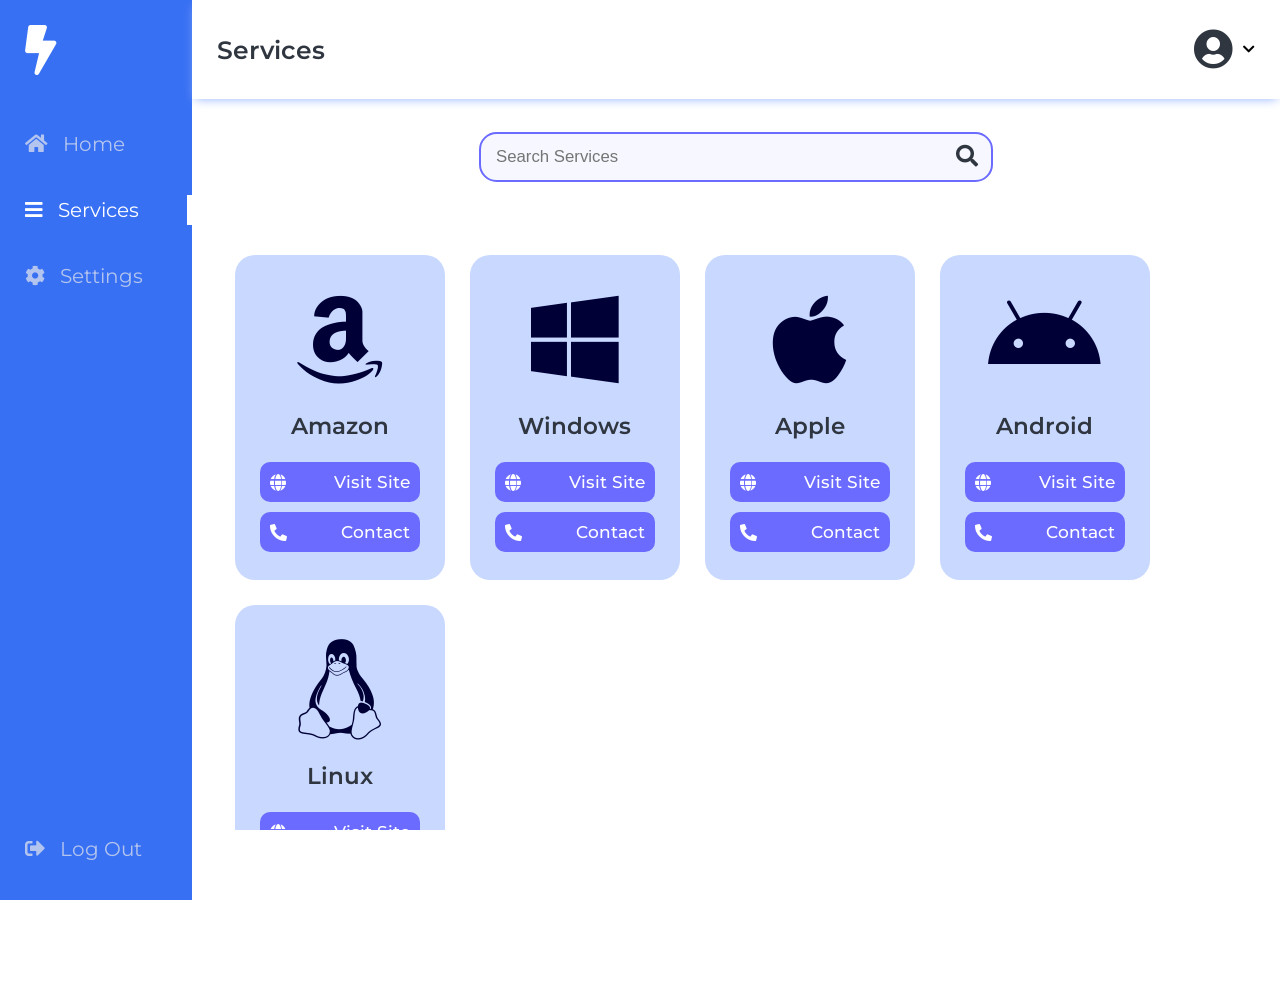
<file: services.html>
<!DOCTYPE html>
<html>

<head>
    <meta charset="utf-8">
    <meta http-equiv="X-UA-Compatible" content="IE=edge">
    <title>Services</title>
    <meta name="description" content="">
    <meta name="viewport" content="width=device-width, initial-scale=1">
    <link rel="stylesheet" href="style.css">
    <link rel="stylesheet" href="navbar.css">
    <link rel="stylesheet" href="services.css">
    <link rel="icon" href="bolt.svg">
    <link rel="stylesheet" href="https://use.fontawesome.com/releases/v5.15.1/css/all.css"
        integrity="sha384-vp86vTRFVJgpjF9jiIGPEEqYqlDwgyBgEF109VFjmqGmIY/Y4HV4d3Gp2irVfcrp" crossorigin="anonymous">
    <link href="https://fonts.googleapis.com/css2?family=Montserrat&display=swap" rel="stylesheet">
</head>

<body>
    <div id="popup" style="display: none;">
        <div class="arrow-up"></div>
        <span style="display: flex; justify-content: space-between; align-items: center;">
            <span id="enterName"></span>
            <i style="font-size: 30px;" class="fas fa-user-circle"></i>
        </span>
        <div class="info">
            <a href="settings.html"><i class="fas fa-cog"></i>&nbsp;&nbsp;Settings</a>
            <br>
            <button id="signOut"><i class="fas fa-sign-out-alt"></i>&nbsp;&nbsp;Log Out</button>
        </div>
    </div>
    <div id="popup2" style="display: none;">   
        <div class="popupTitle">Contact Amazon</div>
        <div class="popupBuffer"></div>
        <div class="popupInfos">
            <div class="popupInfo" id = "popupMail">Email: <a href = "mailto:john@yahoo.com">john@yahoo.com</a></div>
            <div class="popupInfo" id = "popupNumber">Phone Number: <a href = "tel:0123456789">0123456789</a></div>
        </div>
    </div>
    <div class="left">
        <div class="leftTop"><i class="fas fa-bolt"></i></div>
        <div class="link"><span><i class="fas fa-home"></i>&nbsp;&nbsp; <a href="home.html">Home</a></span>
        </div>
        <div class="link active"><span><i class="fas fa-bars"></i>&nbsp;&nbsp; <a
                    href="services.html">Services</a></span>
            <div class="block"></div>
        </div>
        <div class="link"><span><i class="fas fa-cog"></i>&nbsp;&nbsp; <a href="settings.html">Settings</a></span>

        </div>
        <div class="link final"><span><i class="fas fa-sign-out-alt"></i>&nbsp;&nbsp; <button id="signOut">Log
                    Out</button></span></div>
    </div>
    <div class="right">
        <div class="top">
            Services
            <span class="user"></span>
            <span class="person">
                <div class="userImg">
                    <i class="fas fa-user-circle"></i>
                </div>
                <button class="openPopup" id="open">
                    <i class="fas fa-chevron-down"></i>
                </button>
            </span>
        </div>
        <div class="stuff">
            <span class = "searchDiv">
                <input class = "search" id = "search" placeholder="Search Services" autocomplete = "off">
                <button class = "searchBtn"><i class = "fas fa-search"></i></button>
            </span>
            <div class="services">
                <div class="service">
                    <div class="serviceImage"><i class="fab fa-amazon"></i></div>
                    <span class="serviceTitle">Amazon</span>
                    <div class="serviceBtns">
                        <button class = "serviceBtn"><i class="fas fa-book"></i> Learn More</button>
                        <button class = "serviceBtn"><i class="fas fa-phone-alt"></i> Contact</button>
                    </div>
                </div>
                <div class="service">
                    <div class="serviceImage"><i class="fab fa-windows"></i></div>
                    <span class="serviceTitle">Windows</span>
                    <div class="serviceBtns">
                        <button class = "serviceBtn"><i class="fas fa-book"></i> Learn More</button>
                        <button class = "serviceBtn"><i class="fas fa-phone-alt"></i> Contact</button>
                    </div>
                </div>
                <div class="service">
                    <div class="serviceImage"><i class="fab fa-apple"></i></div>
                    <span class="serviceTitle">Apple</span>
                    <div class="serviceBtns">
                        <button class = "serviceBtn"><i class="fas fa-book"></i> Learn More</button>
                        <button class = "serviceBtn"><i class="fas fa-phone-alt"></i> Contact</button>
                    </div>
                </div>
                <div class="service">
                    <div class="serviceImage"><i class="fab fa-android"></i></div>
                    <span class="serviceTitle">Android</span>
                    <div class="serviceBtns">
                        <button class = "serviceBtn"><i class="fas fa-book"></i> Learn More</button>
                        <button class = "serviceBtn"><i class="fas fa-phone-alt"></i> Contact</button>
                    </div>
                </div>
                <div class="service">
                    <div class="serviceImage"><i class="fab fa-linux"></i></div>
                    <span class="serviceTitle">Linux</span>
                    <div class="serviceBtns">
                        <button class = "serviceBtn"><i class="fas fa-book"></i> Learn More</button>
                        <button class = "serviceBtn"><i class="fas fa-phone-alt"></i> Contact</button>
                    </div>
                </div>
            </div>
        </div>
    </div>


        <script src="script.js" async defer></script>
        <script src="pages.js" async defer></script>
        <script src="services.js" async defer></script>
</body>

</html>
</file>
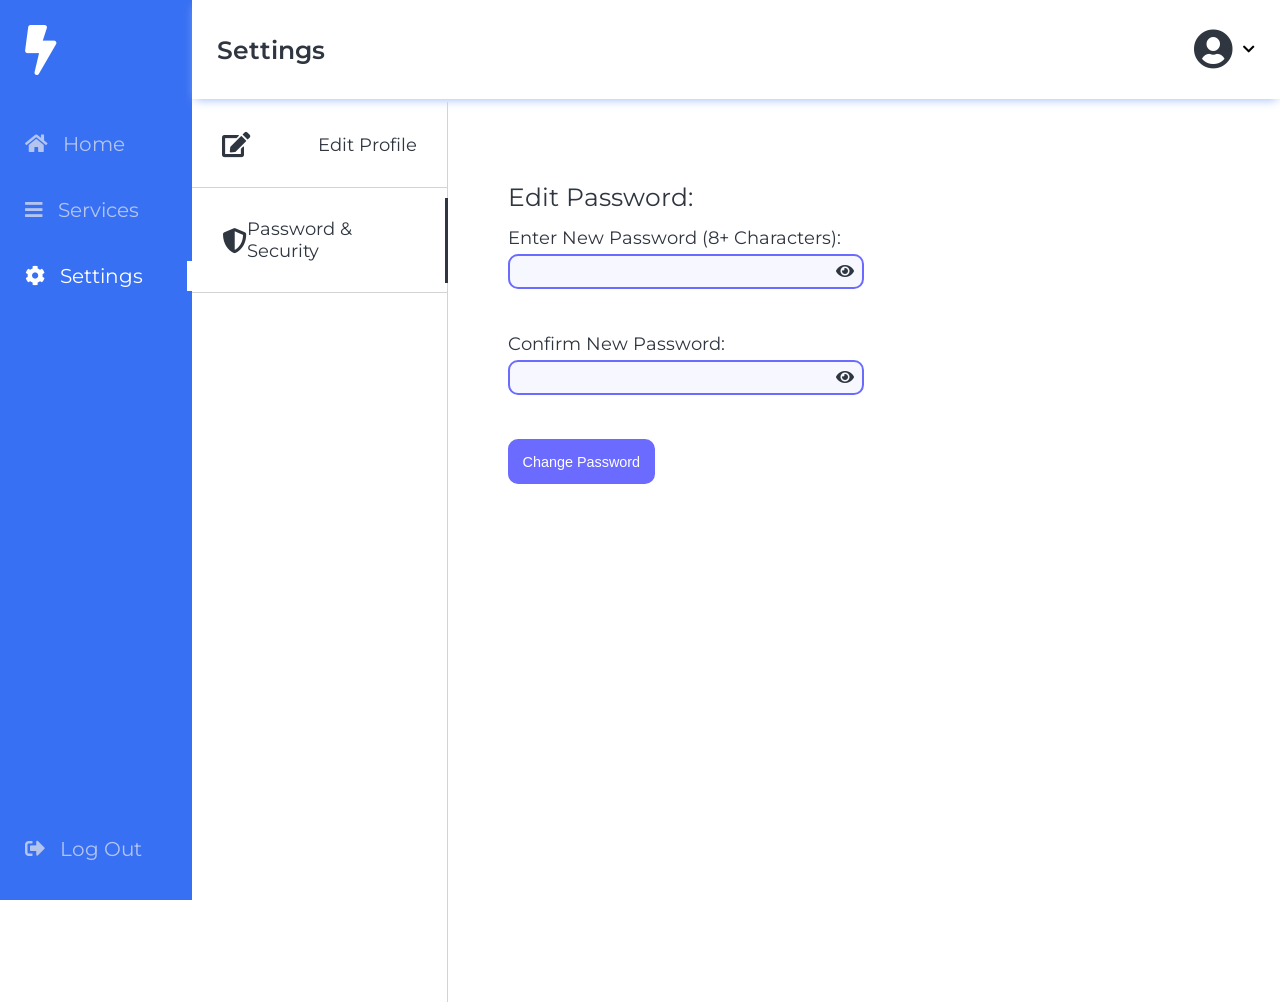
<file: settings2.html>
<!DOCTYPE html>
<html>

<head>
    <meta charset="utf-8">
    <meta http-equiv="X-UA-Compatible" content="IE=edge">
    <title>Settings</title>
    <meta name="description" content="">
    <meta name="viewport" content="width=device-width, initial-scale=1">
    <link rel="stylesheet" href="style.css">
    <link rel="stylesheet" href="settings.css">
    <link rel="stylesheet" href="navbar.css">
    <link rel = "icon" href = "bolt.svg">
    <link rel="stylesheet" href="https://use.fontawesome.com/releases/v5.15.1/css/all.css"
        integrity="sha384-vp86vTRFVJgpjF9jiIGPEEqYqlDwgyBgEF109VFjmqGmIY/Y4HV4d3Gp2irVfcrp" crossorigin="anonymous">
    <link href="https://fonts.googleapis.com/css2?family=Montserrat&display=swap" rel="stylesheet">
</head>

<body>
    <div id="popup" style="display: none;">
        <div class="arrow-up"></div>
        <span style="display: flex; justify-content: space-between; align-items: center;">
            <span id="enterName"></span>
            <i style="font-size: 30px;" class="fas fa-user-circle"></i>
        </span>
        <div class="info">
            <a href="settings.html"><i class="fas fa-cog"></i>&nbsp;&nbsp;Settings</a>
            <br>
            <button id="signOut"><i class="fas fa-sign-out-alt"></i>&nbsp;&nbsp;Log Out</button>
        </div>
    </div>
    <div class="left">
        <div class="leftTop"><i class="fas fa-bolt"></i></div>
        <div class="link"><span><i class="fas fa-home"></i>&nbsp;&nbsp; <a href="home.html">Home</a></span></div>
        <div class="link"><span><i class="fas fa-bars"></i>&nbsp;&nbsp; <a href="services.html">Services</a></span>
        </div>
        <div class="link active"><span><i class="fas fa-cog"></i>&nbsp;&nbsp; <a
                    href="settings.html">Settings</a></span>
            <div class="block"></div>
        </div>
        <div class="link final"><span><i class="fas fa-sign-out-alt"></i>&nbsp;&nbsp; <button id="signOut">Log
                    Out</button></span></div>
    </div>
    <div class="right">
        <div class="top">
            Settings
            <span class="user"></span>
            <span class="person">
                <div class="userImg">
                    <i class="fas fa-user-circle"></i>
                </div>
                <button class="openPopup">
                    <i class="fas fa-chevron-down"></i>
                </button>
            </span>
        </div>
        <div class="stuff">
            <div class="settings">
                <a class="linkPart" href="settings.html"><i class="fas fa-edit" style="font-size: 25px;"></i> Edit
                    Profile</a>
                <a class="linkPart" href="settings2.html"><i class="fas fa-shield-alt" style="font-size: 25px;"></i>
                    Password & Security <div class="sidePiece"></div></a>
            </div>
            <div class="profile">
                <div class="credentials">
                    <div class="titlePiece">Edit Password:</div>
                    <div class="passwords">
                        <div class="caption2">Enter New Password (8+ Characters):</div>
                        <span style="position: relative;">
                            <input id="password" type="password" class="inputPass">
                            <button class="showHide" tabindex="-1"><i class="fas fa-eye"></i></button>
                        </span>
                        <span class="error1" style="display: block;">&nbsp;</span>
                        <div style="margin-bottom: 20px;"></div>
                        <div class="caption2">Confirm New Password:</div>
                        <span style="position: relative;">
                            <input id="passwordConfirm" type="password" class="inputPass">
                            <button class="showHide2" tabindex="-1"><i class="fas fa-eye"></i></button>
                        </span>
                        <span class="error2" style="display: block;">&nbsp;</span>
                        <div style="margin-bottom: 20px;"></div>
                    </div>
                    <button id="change">Change Password</button>
                </div>
                <div class="infoChanged" style="display: none;">Password Updated!</div>
            </div>
        </div>
    </div>

    <script src="script.js" async defer></script>
    <script src="pages.js" async defer></script>
    <script src="settings2.js" async defer></script>
</body>

</html>
</file>
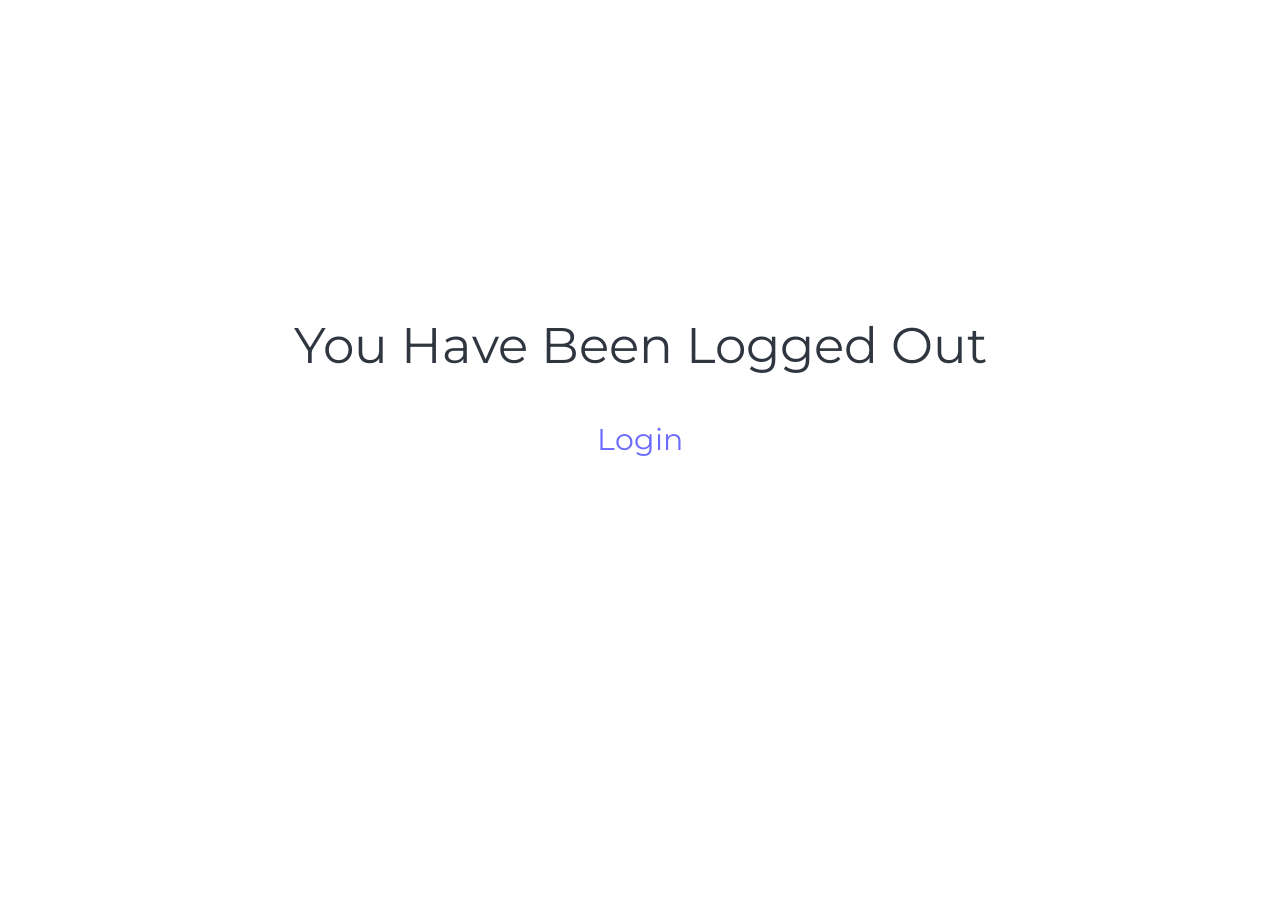
<file: signout.html>
<!DOCTYPE html>
<html>

<head>
    <meta charset="utf-8">
    <meta http-equiv="X-UA-Compatible" content="IE=edge">
    <title>Signed Out</title>
    <meta name="description" content="">
    <meta name="viewport" content="width=device-width, initial-scale=1">
    <link rel="stylesheet" href="style.css">
    <link rel="stylesheet" href="signout.css">
    <link rel = "icon" href = "bolt.svg">
    <link rel="stylesheet" href="https://use.fontawesome.com/releases/v5.15.1/css/all.css"
        integrity="sha384-vp86vTRFVJgpjF9jiIGPEEqYqlDwgyBgEF109VFjmqGmIY/Y4HV4d3Gp2irVfcrp" crossorigin="anonymous">
    <link href="https://fonts.googleapis.com/css2?family=Montserrat&display=swap" rel="stylesheet">
</head>

<body>
    <div class="title">You Have Been Logged Out</div>
    <a class="link" href="login.html">Login</a>

    <script src="signout.js"></script>
</body>

</html>
</file>
<file: style.css>
* {
    padding: 0;
    margin: 0;
    box-sizing: border-box;
}

body {
    display: flex;
    justify-content: center;
    align-items: center;

    --lb: #3c57a1;
    --db: #192a56;
    --lg: #7f8fa6;
    --dg: #718093;
    --t: #2f3640;

    color: var(--t);

    font-family: 'Montserrat', sans-serif;
}
</file>
<file: navbar.css>
html {
    overflow: hidden;
}

.left {
    width: 15vw;
    height: 100vh;

    padding-left: 25px;
    padding-top: 25px;

    background-color: rgb(56, 112, 243);

    color: white;
}

.leftTop {
    font-size: 50px;

    display: flex;
    justify-content: baseline;
    align-items: center;

    margin-bottom: 6vh;
}

.link {
    display: flex;
    justify-content: space-between;
    align-items: center;

    height: 30px;
    width: 100%;
}

.link,
.link a {
    font-size: 20px;

    margin-bottom: 4vh;

    color: rgb(179, 196, 238);

    -moz-transition: all .3s ease-in;
    -o-transition: all .3s ease-in;
    -webkit-transition: all .3s ease-in;
    transition: all .3s ease-in;

    cursor: pointer;

    text-decoration: none;
}

.link:hover,
.link:hover a,
.link:hover button {
    color: rgb(236, 236, 236);
}

.link.active,
.link.active a {
    color: white;
}

.link.final {
    position: absolute;

    bottom: 0;
}

.link button {
    border: none;

    background-color: transparent;

    font-size: 20px;

    outline: none;

    cursor: pointer;

    color: rgb(179, 196, 238);

    -moz-transition: all .3s ease-in;
    -o-transition: all .3s ease-in;
    -webkit-transition: all .3s ease-in;
    transition: all .3s ease-in;

    font-family: 'Montserrat', sans-serif;
}

.block {
    width: 5px;
    height: 100%;

    background-color: white;
}

.right {
    width: 85vw;

    height: 100vh;
}

.top {
    width: 100%;

    height: 11vh;

    padding: 25px;

    font-size: 25px;

    font-weight: 600;

    box-shadow: 0 3px 10px -3px rgb(145, 178, 255);

    z-index: 500;

    margin-bottom: 3px;

    display: flex;
    justify-content: space-between;
    align-items: center;
}

.user {
    font-size: 15px;

    display: flex;
    align-items: center;
}

.person {
    font-size: 15px;

    display: flex;
    align-items: center;
}

.userImg {
    font-size: 40px;

    margin-right: 10px;
}

.openPopup {
    background-color: transparent;

    border: none;

    outline: none;

    cursor: pointer;

    -webkit-transition: -webkit-transform 0.3s;
    -moz-transition: -moz-transform 0.3s;
    -o-transition: -o-transform 0.3s;
    -ms-transition: -ms-transform 0.3s;
    transition: transform 0.3s;
}

#popup {
    display: none;
    position: absolute;
    width: 225px;
    height: 150px;
    background-color: rgb(245, 245, 245);
    color: var(--t);
    border-radius: 15px;
    padding: 20px;

    right: 5px;
    top: 9vh;
    z-index: 901;

    align-items: center;
}

.arrow-up {
    width: 0;
    height: 0;
    border-left: 15px solid transparent;
    border-right: 15px solid transparent;

    border-bottom: 15px solid rgb(245, 245, 245);

    position: absolute;

    right: 10px;
    top: -14.5px;
}

#enterName {
    font-size: 20px;

    font-weight: 600;
}

.info {
    margin-top: 20px;

    font-size: 18px;

    position: absolute;

    bottom: 20px;
}

.info a {
    text-decoration: none;

    color: var(--t);

    display: flex;
    align-items: center;
}

.info button {
    border: none;

    background-color: transparent;

    font-size: 18px;

    outline: none;

    cursor: pointer;

    margin-top: -10px;

    color: var(--t);

    font-family: 'Montserrat', sans-serif;

    display: flex;
    align-items: center;
}
</file>
<file: services.css>
#popup2 {
    display: none;
    position: absolute;
    width: 400px;
    height: 200px;
    background-color: rgb(225, 228, 255);
    color: rgb(0, 0, 75);
    border-radius: 20px;
    text-align: center;
    padding: 30px;

    top: 50%;
    left: 55%;
    transform: translate(-50%, -50%);
    z-index: 901;

    align-items: center;
}

.popupTitle {
    font-size: 28px;

    font-weight: 600;
}

.popupBuffer {
    margin: 40px;
}

.popupInfos {
    font-size: 19px;
}

.popupInfo {
    margin-bottom: 10px;
}

.stuff {
    width: 100%;
    height: 100%;

    padding: 30px;

    overflow: hidden;
}

::-webkit-scrollbar {
    width: 10px;
}

::-webkit-scrollbar-track {
    background: #e9e9e9;
}

::-webkit-scrollbar-thumb {
    background: rgb(194, 194, 194);
}

::-webkit-scrollbar-thumb:hover {
    background: rgb(146, 146, 146);
}

.searchDiv {
    margin-left: auto;
    margin-right: auto;

    left: 25%;
    right: 25%;

    position: relative;

    margin-bottom: 50px;
}

.search {
    width: 50%;
    height: 50px;

    margin-left: auto;
    margin-right: auto;

    padding: 10px;
    padding-left: 15px;

    border: 2px solid rgb(107, 107, 255);

    background-color: rgb(247, 248, 255);

    border-radius: 17.5px;

    outline: none;

    font-size: 105%;

    color: var(--t);
}

.searchBtn {
    position: absolute;

    right: 15px;
    top: -3px;

    outline: none;

    background-color: transparent;

    cursor: pointer;

    border: none;

    font-size: 22px;

    z-index: 1;

    color: var(--t);
}

.services {
    overflow-x: hidden;
    overflow-y: scroll;

    width: 100%;
    height: 70%;

    margin-top: 60px;

    display: flex;
    flex-wrap: wrap;
}

.service {
    width: 210px;
    height: 325px;

    border-radius: 20px;

    padding: 25px;

    margin: 12.5px;

    background-color: rgb(200, 216, 255);
}

.serviceImage {
    font-size: 100px;

    text-align: center;

    color: rgb(0, 0, 54);
}

.serviceTitle {
    font-size: 23px;

    text-align: center;

    display: flex;
    justify-content: center;
    align-items: center;

    font-weight: 600;

    margin-top: 10px;
}

.serviceBtns {
    display: flex;
    justify-content: center;
    align-items: center;
    flex-wrap: wrap;

    margin-top: 22.5px;
}

.serviceBtn {
    font-size: 17px;

    padding: 10px;

    margin-bottom: 10px;

    background-color: rgb(107, 107, 255);

    font-family: 'Montserrat', sans-serif;

    color: white;

    border-radius: 10px;

    border: none;

    width: 200px;

    display: flex;
    justify-content: space-between;
    align-items: center;

    font-weight: 500;

    cursor: pointer;

    text-decoration: none;
}
</file>
<file: settings.css>
.stuff {
    display: flex;

    height: 100%;
}

.settings {
    width: 20vw;
    height: 100%;

    overflow: hidden;

    border-right: 1px solid lightgray;
}

.linkPart {
    border-bottom: 1px solid lightgray;

    width: 100%;

    padding: 30px;

    font-size: 18px;

    cursor: pointer;

    display: flex;
    justify-content: space-between;
    align-items: center;

    color: var(--t);
    text-decoration: none;
}

.sidePiece {
    height: 85px;
    width: 3.5px;

    position: absolute;

    right: 65vw;

    background-color: var(--t);
}

.profile {
    width: 65vw;
    height: 86vh;

    padding: 30px;

    overflow-x: hidden;
    overflow-y: scroll;
}

::-webkit-scrollbar {
    width: 10px;
}

::-webkit-scrollbar-track {
    background: #e9e9e9;
}

::-webkit-scrollbar-thumb {
    background: rgb(194, 194, 194);
}

::-webkit-scrollbar-thumb:hover {
    background: rgb(146, 146, 146);
}

.profileTitle {
    font-size: 175px;

    font-weight: 600;

    margin-top: 10px;

    text-align: center;
}

.credentials {
    width: 100%;

    margin-top: 20px;

    padding: 30px;
}

.information {
    width: 100%;

    margin-bottom: 30px;
}

.caption {
    font-size: 18px;

    margin-bottom: 7.5px;
}

.inputInfo {
    width: 100%;
    height: 40px;

    padding: 10px;

    border: 2px solid rgb(107, 107, 255);

    background-color: rgb(247, 248, 255);

    border-radius: 10px;

    outline: none;

    font-size: 100%;

    color: var(--t);
}

.infoChanged {
    padding: 20px;

    border: 2px solid rgb(107, 107, 255);

    background-color: rgb(107, 107, 255);

    color: white;

    border-radius: 10px;

    outline: none;

    font-size: 110%;

    cursor: pointer;

    width: 200px;

    text-align: center;

    position: absolute;
    right: 60%;
    left: 60%;
}

.errorEmail {
    font-size: 15px;

    margin-left: 10px;

    color: rgb(218, 1, 1);

    margin-top: 5px;
}

/* Settings 2 */

.titlePiece {
    font-size: 25px;
}

.passwords {
    width: 50%;

    margin-top: 15px;

    font-size: 18px;
}

.caption2 {
    margin-bottom: 5px;
}

.inputPass {
    width: 100%;
    height: 35px;

    padding: 10px;

    border: 2px solid rgb(107, 107, 255);

    background-color: rgb(247, 248, 255);

    border-radius: 10px;

    outline: none;

    font-size: 100%;
}

.showHide {
    outline: none;

    background-color: transparent;

    cursor: pointer;

    border: none;

    font-size: 16px;

    right: 10px;
    top: 2.5px;

    z-index: 1;

    position: absolute;

    color: var(--t);
}

.showHide2 {
    outline: none;

    background-color: transparent;

    cursor: pointer;

    border: none;

    font-size: 16px;

    right: 10px;
    top: 2.5px;

    z-index: 1;

    position: absolute;

    color: var(--t);
}

#change {
    padding: 12.5px;

    border: 2px solid rgb(107, 107, 255);

    background-color: rgb(107, 107, 255);

    color: white;

    border-radius: 10px;

    outline: none;

    font-size: 90%;

    cursor: pointer;
}

.error1 {
    font-size: 15px;

    margin-left: 10px;

    color: rgb(218, 1, 1);

    margin-top: 5px;
}

.error2 {
    font-size: 15px;

    margin-left: 10px;

    color: rgb(218, 1, 1);

    margin-top: 5px;
}
</file>
<file: signout.css>
body {
    padding: 50px;

    padding-top: 35vh;

    flex-wrap: wrap;
}

.title {
    font-size: 50px;

    width: 100%;

    text-align: center;
}

.link {
    text-decoration: none;

    color: rgb(107, 107, 255);

    font-size: 30px;

    margin-top: 5vh;
}
</file>
